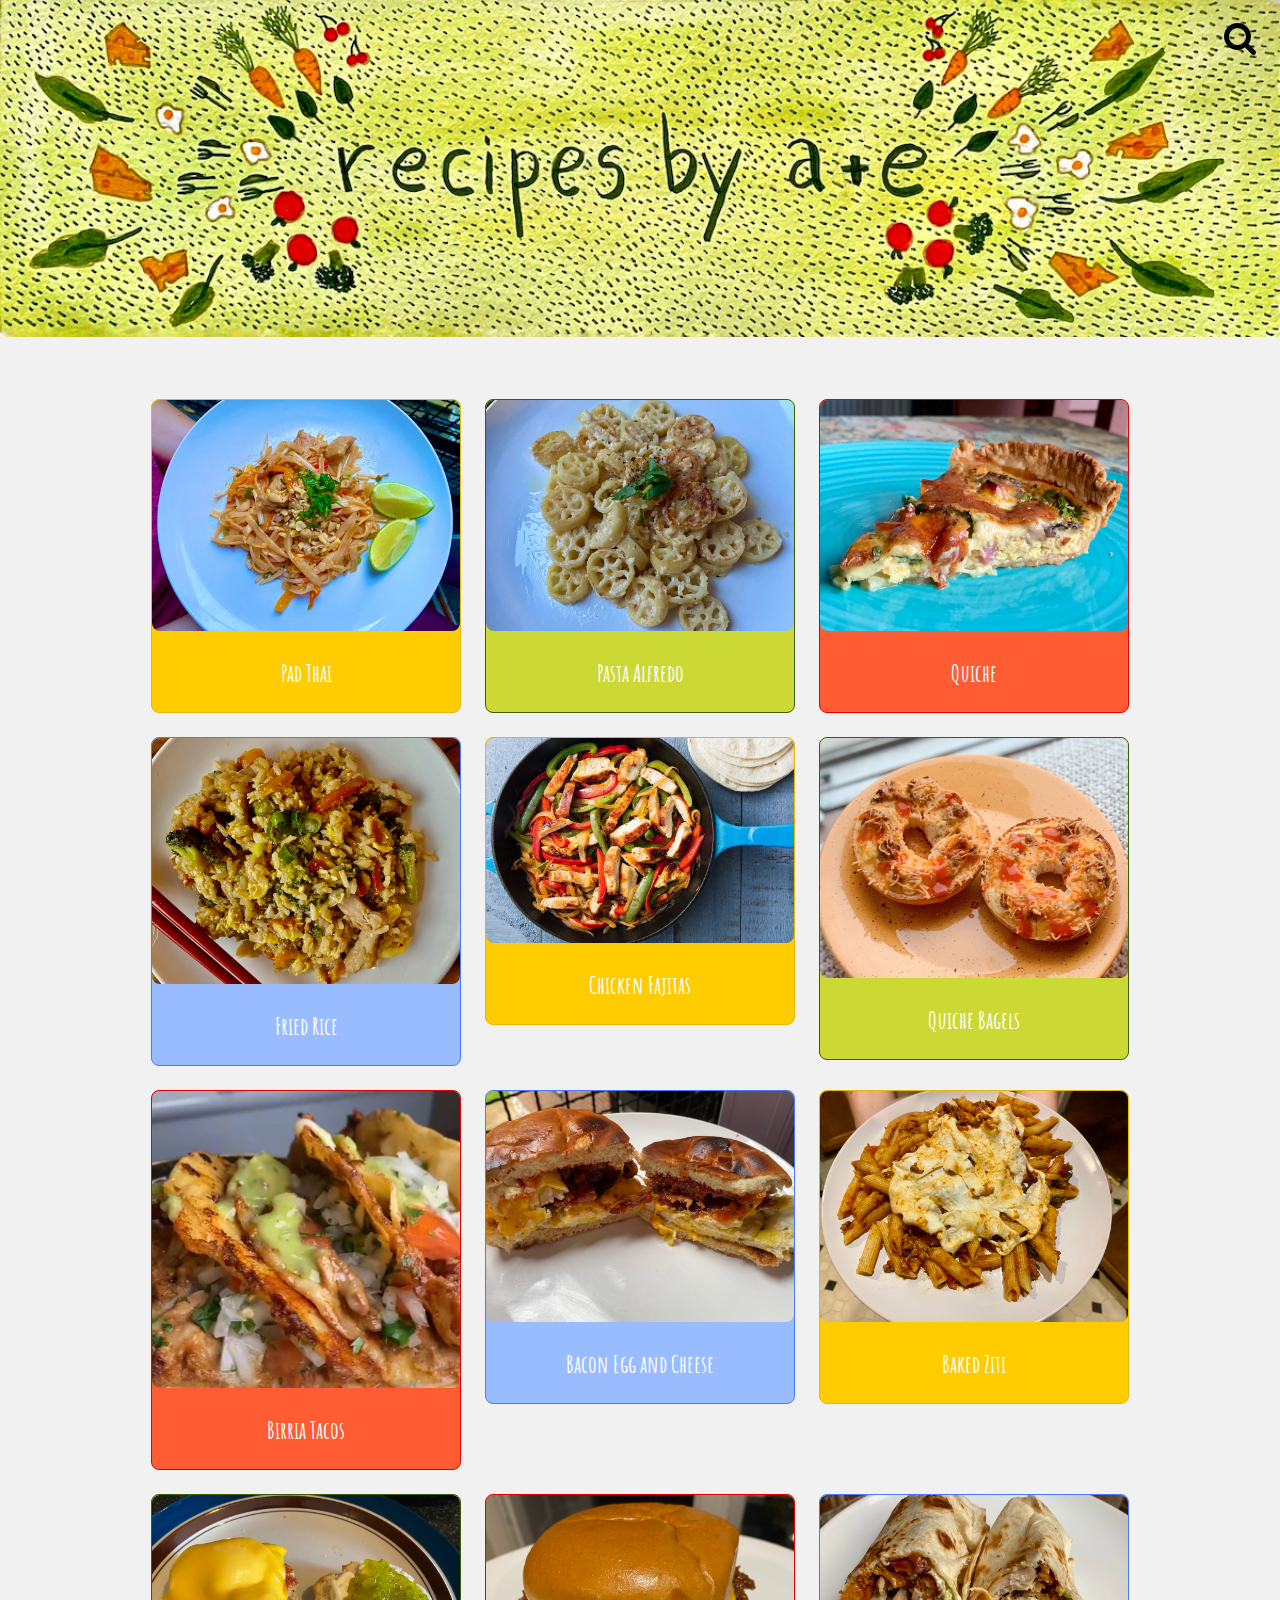
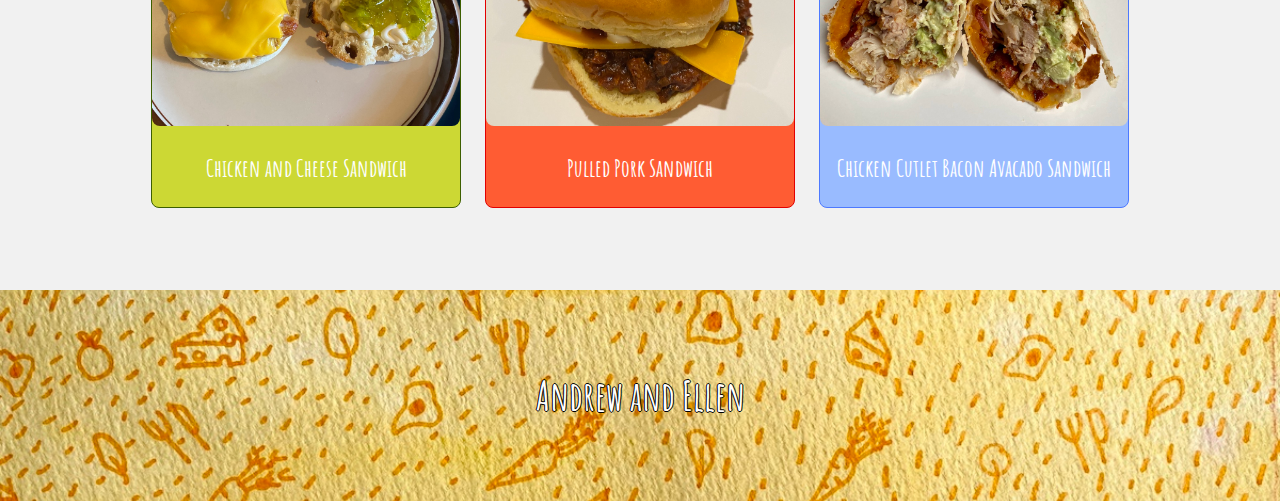
<file: index.html>
<!DOCTYPE html>
<html>
  <head>
  	<meta name="viewport" content="width=device-width,initial-scale=1.0">
  	<title>Andrew and Ellen's Cookbook</title>
    <link rel="shortcut icon" type="image/x-icon" href="favicon.ico">
  	<link href="css/homepagestyles.css" rel="stylesheet">
    <link href="https://fonts.googleapis.com/css2?family=Amatic+SC:wght@700&display=swap" rel="stylesheet">
    <link rel="stylesheet" href="https://cdnjs.cloudflare.com/ajax/libs/font-awesome/4.7.0/css/font-awesome.min.css">
    <script src="https://ajax.googleapis.com/ajax/libs/jquery/3.4.1/jquery.min.js"></script>
  	<!-- <link href="https://fonts.googleapis.com/css?family=Holtwood+One+SC" rel="stylesheet">
  	<link href="https://fonts.googleapis.com/css?family=Roboto:300,400,500" rel="stylesheet"> -->
  </head>
	<body>

    <div id="searchbar" class="collapsed">
      <div id="search-box">
        <div id="sliding-panel-outer">
          <div id="sliding-panel-inner">
            <input type="text" id="myInput" onkeyup="filterRecipes()" placeholder="Search recipes...">
            <!-- <button id="search-submit">Search</button> -->
          </div><!--#sliding-panel-inner-->
        </div><!--#sliding-panel-outer-->

        <div class="search-label">
          <i class="fa fa-search" style="font-size:35px"></i>
          <i class="fa fa-times" style="font-size:35px"></i>
        </div>
      </div><!--#search-box-->
    </div><!--#searchbar-->

    <img class="top desktop" src="images/index_header.jpeg" alt="Recipes by Andrew and Ellen">
    <img class="top mobile" src="images/index_header_small.jpeg" alt="Recipes by Andrew and Ellen">

    <div class="flex-container" id="flex-div">

    </div>
    <!-- <div class="content">
      <div class="image one"></div>
      <div class="textBox">
        <h1>Bacon Egg and Cheese</h1>
        <form method="GET" action="recipe.html">
          <input type="hidden" name="field1" value="Bacon Egg and Cheese">
          <input type="submit" value="Submit">
        </form>
      </div>
    </div> -->

    <header>
      <p>Andrew and Ellen</p>
    </header>

		<script>
      recipeData = {
        "Pad Thai": {
          "image": "pad_thai.jpeg",
          "Ingredients": ["Rice noodles","Pad thai sauce", "Chicken thigh", "1 Egg",
          "Crushed peanuts", "Bean sprouts","Green onions",
          "Lime","Soy sauce", "Crushed red pepper flakes or sriracha", "Garlic (optional)",
          "Shredded carrots (optional)"],
          "Directions": ["Cut chicken thigh into bite sized pieces",
          "Cook chicken over a little bit of oil in a large fry pan and turn heat to high",
          "While chicken is cooking, prepare rice noodles according to package instructions",
          "Once chicken is close to done, turn heat to medium, add vegetables and cook for 3-4 minutes",
          "In another pan, lightly scramble egg",
          "Add noodles, pad thai sauce, soy sauce, crushed red pepper, and egg to fry pan and cook on medium to low heat for a couple minutes until everything is cooked through and evenly coated with sauce",
          "Top with peanuts and garnish with lime wedge",
          "Tip: Feel free to add more veggies to dish— such as red pepper, broccoli, or mushroom"]
        },
        "Pasta Alfredo": {
          "image": "pasta_alfredo.jpeg",
          "Ingredients": ["Some type of pasta, wagon wheel or elbows is good",
          "5 tablespoons of butter","1 cup of milk (heavier the better)",
          "1 clove of minced garlic","8 oz grated parmesan or romano cheese","salt, pepper, and italian herb seasoning to taste"],
          "Directions": ["Melt 4 tablespoons butter in a sauce pan over medium heat",
          "To the melted butter add garlic and milk, stirring constantly",
          "Once milk is warm, add the shredded cheese",
          "Continue to stir constantly until the cheese is fully melted in",
          "Tip: if the sauce is too thin, add flour one tablespoon at a time until the desired consistency is reached",
          "Turn heat to low and add in spices",
          "Put a tablespoon of butter in a frying pan and place over medium heat",
          "Add cooked pasta to pan and sauté until some of the pasta shapes are golden, but not too hard",
          "Add alfredo sauce into pan and stir until pasta is evenly coated",
          "Remove from heat and serve",
          "Optional: top with bacon, chicken, sausage or meat of choice"]
        },
        "Quiche": {
          "image": "quiche.jpeg",
          "Ingredients": ["Uncooked pie crust","4 eggs","1 cup of milk","1 cup of cheese (or to taste)",
          "Vegetables and meats of choice (spinach, mushrooms, cubed ham, sausage)","Salt and pepper to taste"],
          "Directions": ["Prepare uncooked pie crust in pie dish",
          "In a medium mixing bowl, whisk together milk, eggs, salt, and pepper. Mix in half of the cheese",
          "Tip: Feel free to play around with adding other spices that might pair well with the vegetables and meats you are using!",
          "Arrange vegetables, meats, and the other portion of cheese in the pie crust, distributing everything evenly",
          "Carefully pour the egg mixture over the pie crust and add-ins",
          "Bake for 45 minutes, until the eggs are fully set in the crust",
          "Let cool before serving"]
        },
        "Fried Rice": {
          "image": "fried_rice.jpeg",
          "Ingredients": ["Makes a little more than 2 servings",
                          "1 cup of white rice",
                          "3 chicken thighs",
                          "Mixed asian vegetables (Peas carrots broccoli peppers baby corn etc)",
                          "1 tablespoon of vegatable oil",
                          "2 teaspoons of minced garlic",
                          "2 eggs",
                          "2 tablespoons of sesame oil",
                          "3 tablespoons of soy sauce",
                          "1/4 teaspoon of fish oil (around 4 shakes)",
                          "Black pepper to taste"
                        ],
          "Directions": ["Boil 2 cups of water, salted",
                         "Once water is boiling, add 1 cup of rice and turn heat to low.  Cover pot and cook until water is absorbed.  Takes about 15 minutes",
                         "Chop chicken into bite sized pieces",
                         "Add oil to a pan, put on medium heat",
                         "Start cooking chopped up chicken in pan",
                         "Once chicken is mostly cooked, add vegetables and cover to let them steam",
                         "Add 1 tablespoons of sesame oil (add 1 when rice is added)",
                         "Add 3 tablespoons of soy sauce (add 1 when rice is added)",
                         "Add the fish oil",
                         "Add some black pepper (around 8 shakes)",
                         "Make a section in the pan for eggs, and then crack and scramble two eggs"
                       ]
        },
        "Chicken Fajitas": {
          "image": "fajitas.jpeg",
          "Ingredients": ["Feeds 3ish people",
                          "3-4 boneless chicken thighs depending on size",
                          "2-3 Bell Peppers depending on size",
                          "12px Yellow Onions depending on size",
                          "1 Tablespoon of minced garlic",
                          "2+ Tablespoons of olive oil",
                          "1-2 Tablespoons of cumin",
                          "Salt and Pepper to taste",
                          "Sprinkle of red chili flakes",
                          "A dozen flour tortillas",
                          "Shredded cheese (sharp cheddar is good)",
                          "Salsa (Tostitos) and guac (optional)"
                        ],
          "Directions": ["First, sautee the bell peppers and onions in oil",
                         "Add the minced garlic",
                         "While that is cooking, cut the chicken into bite sized peices, and add to pan",
                         "Add the cumin, salt, and pepper",
                         "Microwave tortillas with wet paper towel on top (30s)",
                         "Set up salsa, guac, and cheese"]
        },
        "Quiche Bagels": {
          "image": "quiche_bagel.jpg",
          "Ingredients": ["Makes 2-4 servings (1-2 bagels per person)",
                          "4 plain bagels",
                          "2-4 eggs",
                          "2 tablespoons of milk of choice",
                          "Fillings of choice (we used garlic, onion, sausage, and pesto)",
                          "Shredded cheddar cheese (could sub other cheeses)",
                          "Salt & pepper to taste"
                        ],
          "Directions": ["Preheat oven to 375ºF",
                         "While the oven preheats, prep your bagels. If bagels are whole, slice a thin layer off the top. If presliced, simply use the bigger halves. Taking a sharp knife, carve a line through the dough of the bagel (think of making a circular slice about halfway between the center hole and the edge of the bagel). It should be deep without poking all the way through. Use your fingers to press the dough to the sides and middle of the bagel, immitating the shape of a bundt pan. This will act as the crust of your quiche.",
                         "In a small bowl, whisk your eggs, milk, and seasonings",
                         "Pour the egg mixture into the bagel",
                         "Add your toppings and cover with the shredded cheese",
                         "Bake for 12 minutes and then broil on high for 2 minutes"]
        },
        "Birria Tacos": {
          "image": "birria_tacos.jpeg",
          "Ingredients": ["Makes 2 servings",
                          "1 white onion",
                          "2 large tomatoes",
                          "Cilantro",
                          "2 Limes",
                          "1 tablespoon of salt",
                          "Tostitos avacado salsa",
                          "1 pound of chicken boneless thighs",
                          "Shredded cheddar cheese",
                          "6 flour or corn tortillas",
                          "2 tablespoons garlic powder",
                          "2 tablespoons chipotle powder",
                          "2 tablespoons cumin",
                          "Vegatable oil"
                        ],
          "Directions": ["Cut up onion and tomatoes and add to a bowl (unless you use premade pico de gallo)",
                         "Add the cilantro, lime, and salt to the bowl",
                         "Cut up chicken thighs",
                         "Add oil to pan and cook chicken thighs on medium",
                         "Add garlic poweder, chipotle powder, and cumin. Feel free to add extra",
                         "After chicken is done, take chicken out but keep oil in pan",
                         "Use oil to fry tortillas.  Add cheese and chicken, and then close tortilla",
                         "Let the oil harden the tortilla, and then put on plate. Repeat for all tortillas",
                         "Add pico de gallo and avacado salsa"]
        },
        "Bacon Egg and Cheese": {
          "image": "bec_sandwich.jpeg",
          "Ingredients": ["3 eggs","2 slices of bacon","Hashbrowns","Butter","Vegatable oil", "Salt and pepper", "Sandwich roll or english muffin",
          "Ketchup","Hot sauce or sriracha","2 slices of american cheese"],
          "Directions": ["First, put the hashbrowns and bacon on a pan",
          "If its the same pan, put the heat on medium low. If you are using seperate pans, then put the bacon on low and the hashbrowns on medium",
          "Make sure to put plenty of vegatable oil in the hashbrowns",
          "While that is going, butter the pan and start the scrambled eggs",
          "Mix in salt and pepper into the scrambled eggs",
          "Put the roll into the toaster",
          "Once the eggs are forming up, turn the heat off and put two slices of cheese onto them",
          "Assemble the sandwich, with the eggs first, then cheese, bacon, hashbrowns",
          "Finally, top with a lot of ketchup and hot sauce"]
        },
        "Baked Ziti": {
          "image": "baked_ziti.jpeg",
          "Ingredients": ["Some type of pasta, elbows or wagon wheels are usually good", "Pasta sauce",
          "Mozzarella cheese", "Salt","Spinach (optional)", "Ground beef (optional)", "Italian seasoning (optional)"],
          "Directions": ["Start by boiling water, making sure to add a lot of salt",
          "Cook the pasta once the water is boiling",
          "Start cooking the ground beef and eventually add the sauce to the pan",
          "Preheat the oven to 350",
          "Mix the pasta and sauce into a baking sheet",
          "Add in the spinach",
          "Put the cut up mozzarella on top",
          "Put the pasta in the oven and bake for 20 minutes"]
        },
        "Chicken and Cheese Sandwich": {
          "image": "chicken_sandwich.jpeg",
          "Ingredients": ["1 boneless chicken thigh","2 slices of american (or cheddar) cheese",
          "An english muffin", "Salt and pepper", "Mayo", "Relish", "Butter"],
          "Directions": ["First, butter the pan","Put the chicken thigh on the pan. Set the heat to medium low",
          "Put salt and pepper on the chicken",
          "Put english muffin in the toaster",
          "Test the chicken by cutting into it",
          "Once the chicken is close to done, put the cheese on top",
          "Assemble the sandwich, chicken first, then cheese mayo and relish"]
        },
        "Pulled Pork Sandwich": {
          "image": "pulled_pork_sandwich.jpeg",
          "Ingredients": ["Cooked pulled pork", "2 slices of cheddar cheese", "Bread roll or hamburger bun","Mayo", "Barbecue sauce"],
          "Directions": ["First, put the pulled pork on the stove, medium heat",
          "While the pulled pork is cooking, put the bread roll in the toaster",
          "Make sure the pulled pork is crispy. Once the pulled pork is almost done, put the slices of cheese on top",
          "Assemble the sandwich and put barbacue sauce and mayo on top"]
        },
        "Chicken Cutlet Bacon Avacado Sandwich": {
          "image": "chicken_avo.jpeg",
          "Ingredients": ["1 chicken cutlet","1 avacado","2 slices of cheddar or mozzarella cheese",
          "1 to 2 slices of bacon","Chipotle mayo or regular mayo and sriracha",
          "1 flour tortilla"],
          "Directions": ["First, cook the chicken cutlet, either on pan or in oven",
          "While that is cooking, cook bacon on medium low heat",
          "Cut up avacado",
          "Once chicken is almost done, put cheese slices on it",
          "Put tortilla on whatever pan is available, and then put chicken and cheese, avacado, and bacon on tortilla",
          "Put tortilla on a plate and then add mayo and sriracha"]
        }
      };

      colors = ["yellow", "green", "red", "blue"]
      counter = 0
      for (i in recipeData) {
        if (counter >= colors.length) {
          counter = 0;
        }
        my_form = document.createElement('form');
        my_form.method = 'GET';
        my_form.action = 'recipe.html';

        my_button = document.createElement('button')
        my_button.type = "submit";
        my_button.className = "box "+colors[counter];
        my_form.appendChild(my_button)

        my_data = document.createElement('input')
        my_data.type = "hidden";
        my_data.name = "field1";
        my_data.value = i;
        my_button.appendChild(my_data)

        my_data = document.createElement("img")
        my_data.src = "images/"+recipeData[i]["image"]
        my_data.alt = i
        my_button.appendChild(my_data)

        my_data = document.createElement("p")
        node = document.createTextNode(i);
        my_data.appendChild(node)
        my_button.appendChild(my_data)

        my_div = document.getElementById("flex-div")
        my_div.appendChild(my_form);
        // my_form.submit();
        counter += 1;
      }

      $("#searchbar .search-label").on("click", function(e){
        e.preventDefault();
        $("#searchbar").toggleClass("collapsed");
      });//click

      function filterRecipes() {
        var input = document.getElementById("myInput");
        input = input.value.toLowerCase();
        my_div = document.getElementById("flex-div")
        while (my_div.hasChildNodes()) {
          my_div.removeChild(my_div.childNodes[0]);
        }
        counter = 0
        for (i in recipeData) {
          if (counter >= colors.length) {
            counter = 0;
          }
          if (i.toLowerCase().includes(input) == true) {

            my_form = document.createElement('form');
            my_form.method = 'GET';
            my_form.action = 'recipe.html';

            my_button = document.createElement('button')
            my_button.type = "submit";
            my_button.className = "box "+colors[counter];
            my_form.appendChild(my_button)

            my_data = document.createElement('input')
            my_data.type = "hidden";
            my_data.name = "field1";
            my_data.value = i;
            my_button.appendChild(my_data)

            my_data = document.createElement("img")
            my_data.src = "images/"+recipeData[i]["image"]
            my_data.alt = i
            my_button.appendChild(my_data)

            my_data = document.createElement("p")
            node = document.createTextNode(i);
            my_data.appendChild(node)
            my_button.appendChild(my_data)

            my_div = document.getElementById("flex-div")
            my_div.appendChild(my_form);
          }
          counter += 1;
        }
      }
		</script>
	</body>
</html>
</file>
<file: css/homepagestyles.css>
body {
  padding: 0;
  margin: 0;
  background-color: #f1f1f1;
  /*font-family: 'Roboto', sans-serif;*/
  font-family: 'Amatic SC', cursive;
  /*background: url(../images/background_image.png) repeat center center;*/
  /*background-color: rgba(255,255,255,.7);*/
  /*background-blend-mode: lighten;*/
}

img {
  width: 100%;
}
.top {
  margin-bottom: 50px;
  /*border-bottom: 3px solid black;*/
}
.desktop {display: block;}
.mobile {display: none;}
@media screen and (max-width: 600px) {
  .desktop {display: none;}
  .mobile {display: block;}
}

#myInput {
  width: 160px;
  border-radius: 35px;
  border: 3px solid #32e17c;
  height: 30px;
  padding: 0px 10px;
  font-size: 20px;
}
#searchbar {
  position: fixed;
}
#searchbar #sliding-panel-outer {
  display: inline-block;
  overflow: hidden;
  position: fixed;
  top: 22px;
  right: 70px;
  width: 200px;
  transition: width 0.4s ease;
}
#searchbar #sliding-panel-inner {
  width: 200px;
}
@media screen and (max-width: 400px) {
  #myInput {
    width: 120%;
  }
  #searchbar #sliding-panel-outer {
    width: 60%;
  }
  #searchbar #sliding-panel-inner {
    width: 60%;
  }
}
#searchbar .search-label { /*this is the icon*/
  top: 20px;
  right: 20px;
  width: 40px;
  height: 40px;
  /*border: 1px solid black;*/
  text-align: center;
  position: fixed;

  line-height: 30px;
}
#searchbar .search-label .fa-times,#searchbar.collapsed .search-label .fa-search {
  display: inline-block;
}
#searchbar .search-label .fa-search, #searchbar.collapsed .search-label .fa-times {
  display: none;
}
#searchbar.collapsed #sliding-panel-outer {
  width: 0px;
}

/*.content {
  border: 15px solid black;

  margin-left: 10%;
  margin-right: 10%;
  margin-top: 50px;
  margin-bottom: 25px;

  padding-left: 50px;
  padding-right: 50px;

  display: flex;
  align-items: stretch;
  height: 300px;
}
.textBox {
  margin-left: 40px;
  margin-right: 40px;
  padding-top: 80px;
  padding-bottom: 80px;

  align-self: center
}
.image  {
  flex: 0 0 300px;
}
.one {
  background: url(../images/becImage.jpeg) no-repeat center center;
}
.two {
  background: url(../images/chickenSandwich.jpeg) no-repeat center center;
}
.three {
  background: url(../images/bakedZiti.jpeg) no-repeat center center;
}*/

.flex-container {
  display: flex;
  flex-wrap: wrap;
  justify-content: center;
}
form {
  margin: 0px;
  padding: 0px;
}
.box {
  color: #fff;
  text-align: center;
  border: 1px solid black;
  border-radius: 8px;
  padding: 0px;
  width: 310px;
  margin: 12px;
  background-color: white;
}
.box > img {
  border-radius: 8px;
}
p {
  margin-left: 10px;
  margin-right: 10px;
  font-size: 24px;
  font-weight: 700;
  /*font-family: 'Roboto', sans-serif;*/
  font-family: 'Amatic SC', cursive;
}
@-webkit-keyframes image_blur {
  0% { -webkit-filter: blur(0px);}
  100% { -webkit-filter: blur(4px);}
}
button:hover {
  -webkit-animation: image_blur .5s;
  webkit-filter: blur(4px);
  filter: blur(4px);
}
@media screen and (max-width: 600px) {
  .flex-container {
    padding: 0px;
    display: block;
  }
  form {
    margin-top: 30px;
  }
  form > .box {
    display: table;
    width: 90%;
    margin: 0 auto;
    margin-top: 12px;
    margin-bottom: 12px;
    /*border-radius: 0px;*/
  }
  .box > img {
    /*border-radius: 0px;*/
  }
  p {
    font-size: 2em;
  }
}

/*colors*/
.yellow {
  border-color: #e6b800;
  background-color: #ffcc00;
}
.green {
  border-color: #3d5f00;
  background-color: #ccd834;
}
.red {
  border-color: #e20000;
  background-color: #ff5c33;
}
.blue {
  border-color: #4d79ff;
  background-color: #99bbff;
}


header {
  padding: 60px;
  text-align: center;
  background: url(../images/recipe_header.jpg) no-repeat center center;
  background-size: cover;
  color: white;
  text-shadow: -1px 0 black, 0 1px black, 1px 0 black, 0 -1px black;
  font-size: 30px;
  /*border-top: 3px solid black;*/
  margin-top: 70px
}
header > p {
  font-size: 40px;
  margin: 20px;
}
</file>
